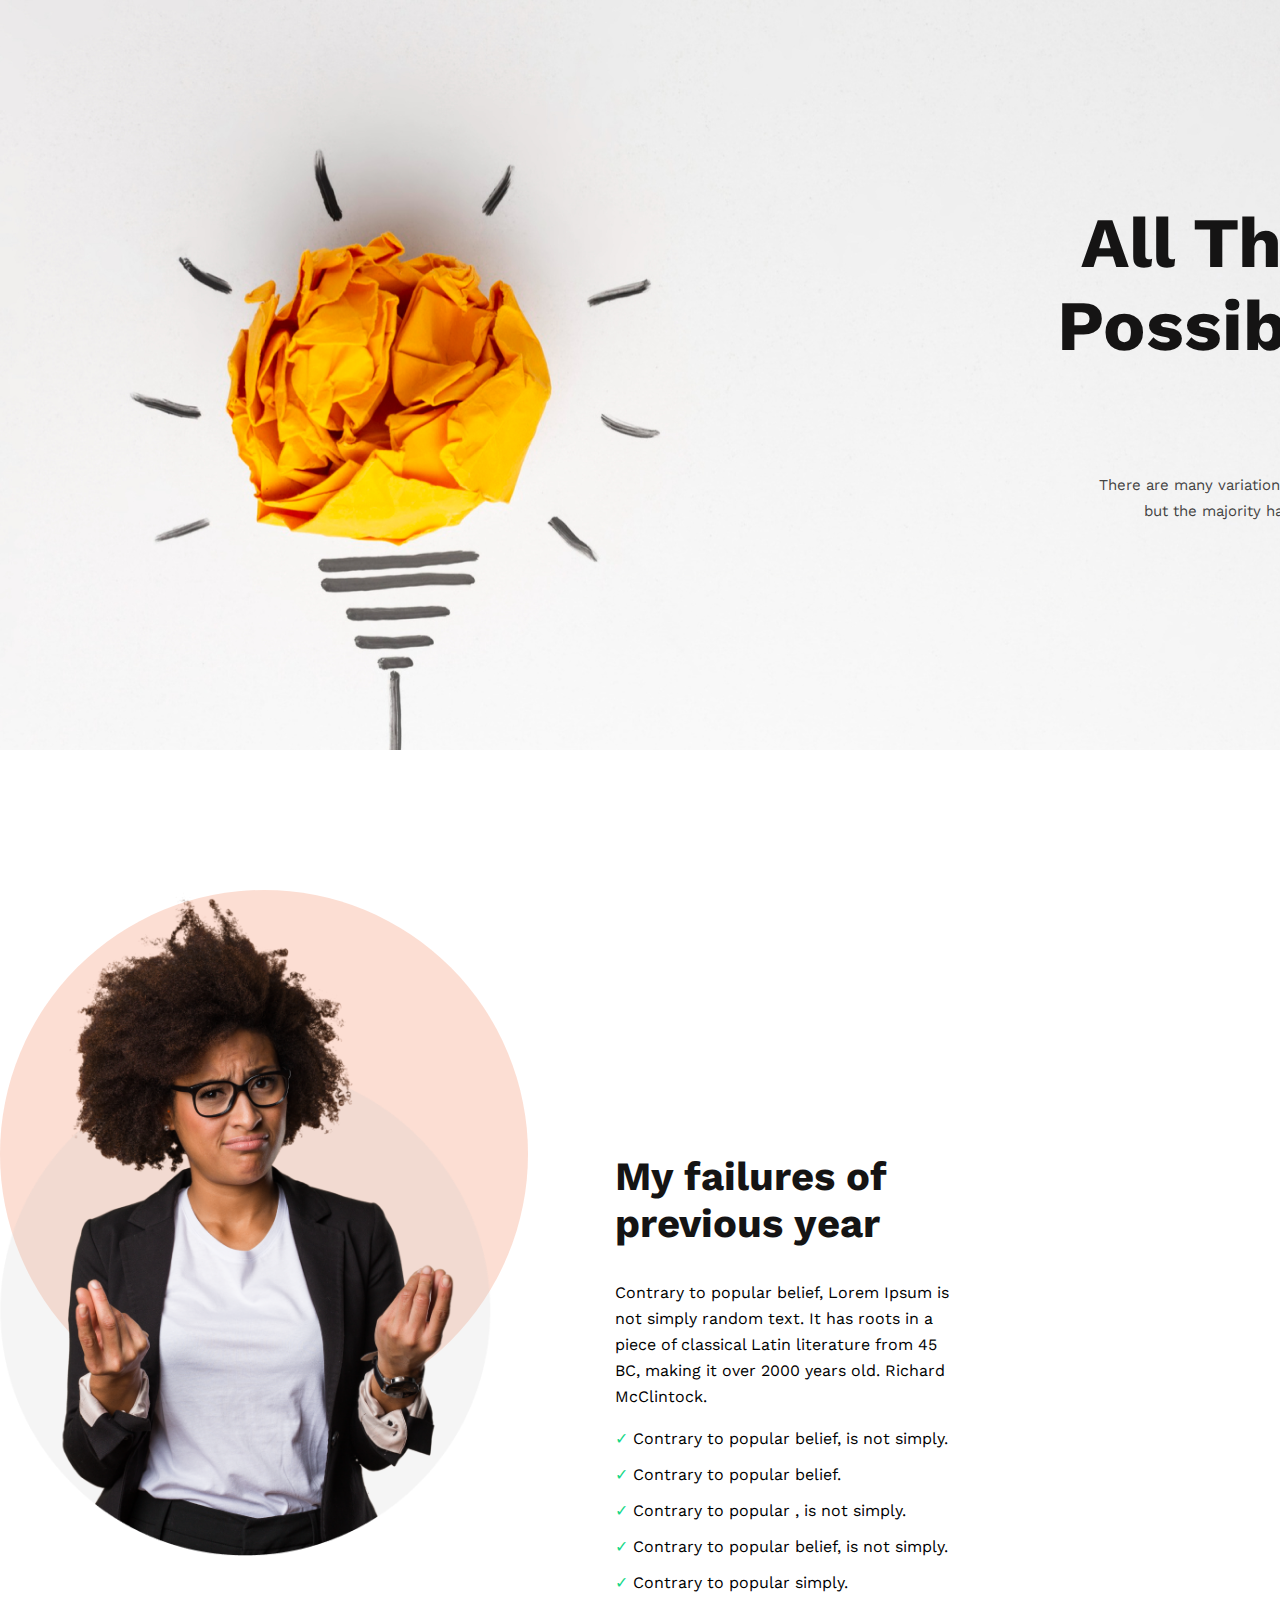
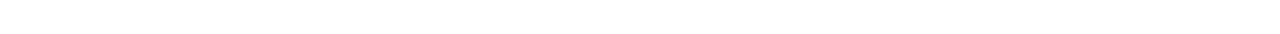
<file: New Year/index.html>
<html lang="en">
  <head>
    <meta charset="UTF-8" />
    <meta name="viewport" content="width=device-width, initial-scale=1.0" />
    <title>New Year New Me</title>
    <link rel="stylesheet" href="style.css" />
    <link rel="preconnect" href="https://fonts.googleapis.com" />
    <link rel="preconnect" href="https://fonts.gstatic.com" crossorigin />
    <link
      href="https://fonts.googleapis.com/css2?family=Work+Sans:wght@400;600;700&display=swap"
      rel="stylesheet"
    />
  </head>
  <body>
    <header>
      <section class="header-division">
        <div class="section-division-img">
          <!-- <img src="images/banner/banner1-removebg-preview.png" alt="" srcset=""> -->
        </div>
        <div class="section-header-text-part">
          <div class="section-division-text">
            <h1 class="section-division-tittle">
              All Thinks Are Possible If You believe
            </h1>
            <p class="section-division-desc">
              There are many variations of passages of Lorem Ipsum available,
              but the majority have suffered alteration in some form, by
              injected humour, or randomised words
            </p>
            <button class="btn-primary">Contact Us</button>
          </div>
        </div>
      </section>
    </header>

    <main>
      <section class="main-part">
        <div class="content-column-photo">
        <div>
          <div class="radious">
            <img class="a-girl" src="images/person.png" alt="" srcset="">
          </div>
        </div>
        </div>
        <div class="content-column-text">
          <h2 style="color: #151414;
          font-size: 40px;
          font-style: normal;
          font-weight: 700;
          line-height: normal;">My failures of previous year</h2>
          <p style="#444343;
          font-size: 16px;
          font-style: normal;
          font-weight: 400;
          line-height: 26px;">
            Contrary to popular belief, Lorem Ipsum is not simply random text.
            It has roots in a piece of classical Latin literature from 45 BC,
            making it over 2000 years old. Richard McClintock.
          </p>
          <small><span class="checkbox">&#10003;</span> Contrary to popular belief, is not simply.</small>
          <small><span class="checkbox">&#10003;</span> Contrary to popular belief.</small>
          <small><span class="checkbox">&#10003;</span> Contrary to popular , is not simply.</small>
         <small><span class="checkbox">&#10003;</span> Contrary to popular belief, is not simply.</small>
          <small><span class="checkbox">&#10003;</span> Contrary to popular simply.</small>
        </div>
      </section>
    </main>
    <footer></footer>
  </body>
</html>
</file>
<file: New Year/style.css>
body{
    font-family: 'Work Sans', sans-serif;
    margin: 0;
}
.header-division{
    display: flex;
    justify-content: space-between;
    /* border: 1px solid black; */
    gap: 50px;
    width: 1700px;
    height: 750px;
    background-image: url("images/banner/banner1.png");
}
.section-division-img{
    /* background-image: url("images/banner/banner1.png"); */

}
.section-division-tittle{
    margin: 200.5px 133.38px 22.75px 991.81px;
    color: #151414;
    text-align: right;
    font-size: 71px;
    font-style: normal;
    font-weight: 700;
    line-height: normal;
}
.section-division-desc{
    color: #444343;
    text-align: right;
    font-size: 15px;
    font-style: normal;
    font-weight: 400;
    line-height: 1.625rem;
    margin-right: 129.38px;
    margin-left: 1040px;
}
.btn-primary{
    width: 160px;
    height: 64px;
    padding: 4px 10px;
    border-radius: 5px;
    border: 0;
    background: #F15B22;
    color: #FFF;
    font-size: 15px;
    font-weight: 600;
    margin-left: 1361px;
    font-style: normal;
    line-height: normal;
}
/* .section-division-text{
    border: 1px solid black;
    width: 60%;

} */
.checkbox {
    /* display: block; */
    color: #16D887; 
}
small{
    display: block;
    margin: 10px 0 10px 0;
    color: #444343);
    font-size: 16px;
    font-style: normal;
    font-weight: 400;
    line-height: 26px; /* 162.5% */
}
.main-part{
    display: flex;
    gap: 87px;
    /* margin-top: 100px; */
    justify-content: center;
}
.content-column-text{
    width: 416px;
    /* border: 1px solid black; */
    height: 300px;
    margin: 370px 322px 214.3px 0;
}
.content-column-photo{
    margin: 140px 0px;
    /* border: 1px solid black; */
    /* overflow: visible; */
}
.a-girl{
    object-position: -21px -6px;
    width: 100%;
    position: relative;

}
.radious{
    width: 527.929px;
    height: 527.929px;
    border-radius: 527.929px;
    background: rgba(241, 91, 34, 0.2);
    /* margin-top: 100px; */
    /* object-position: 50px 20px; */
}
</file>
